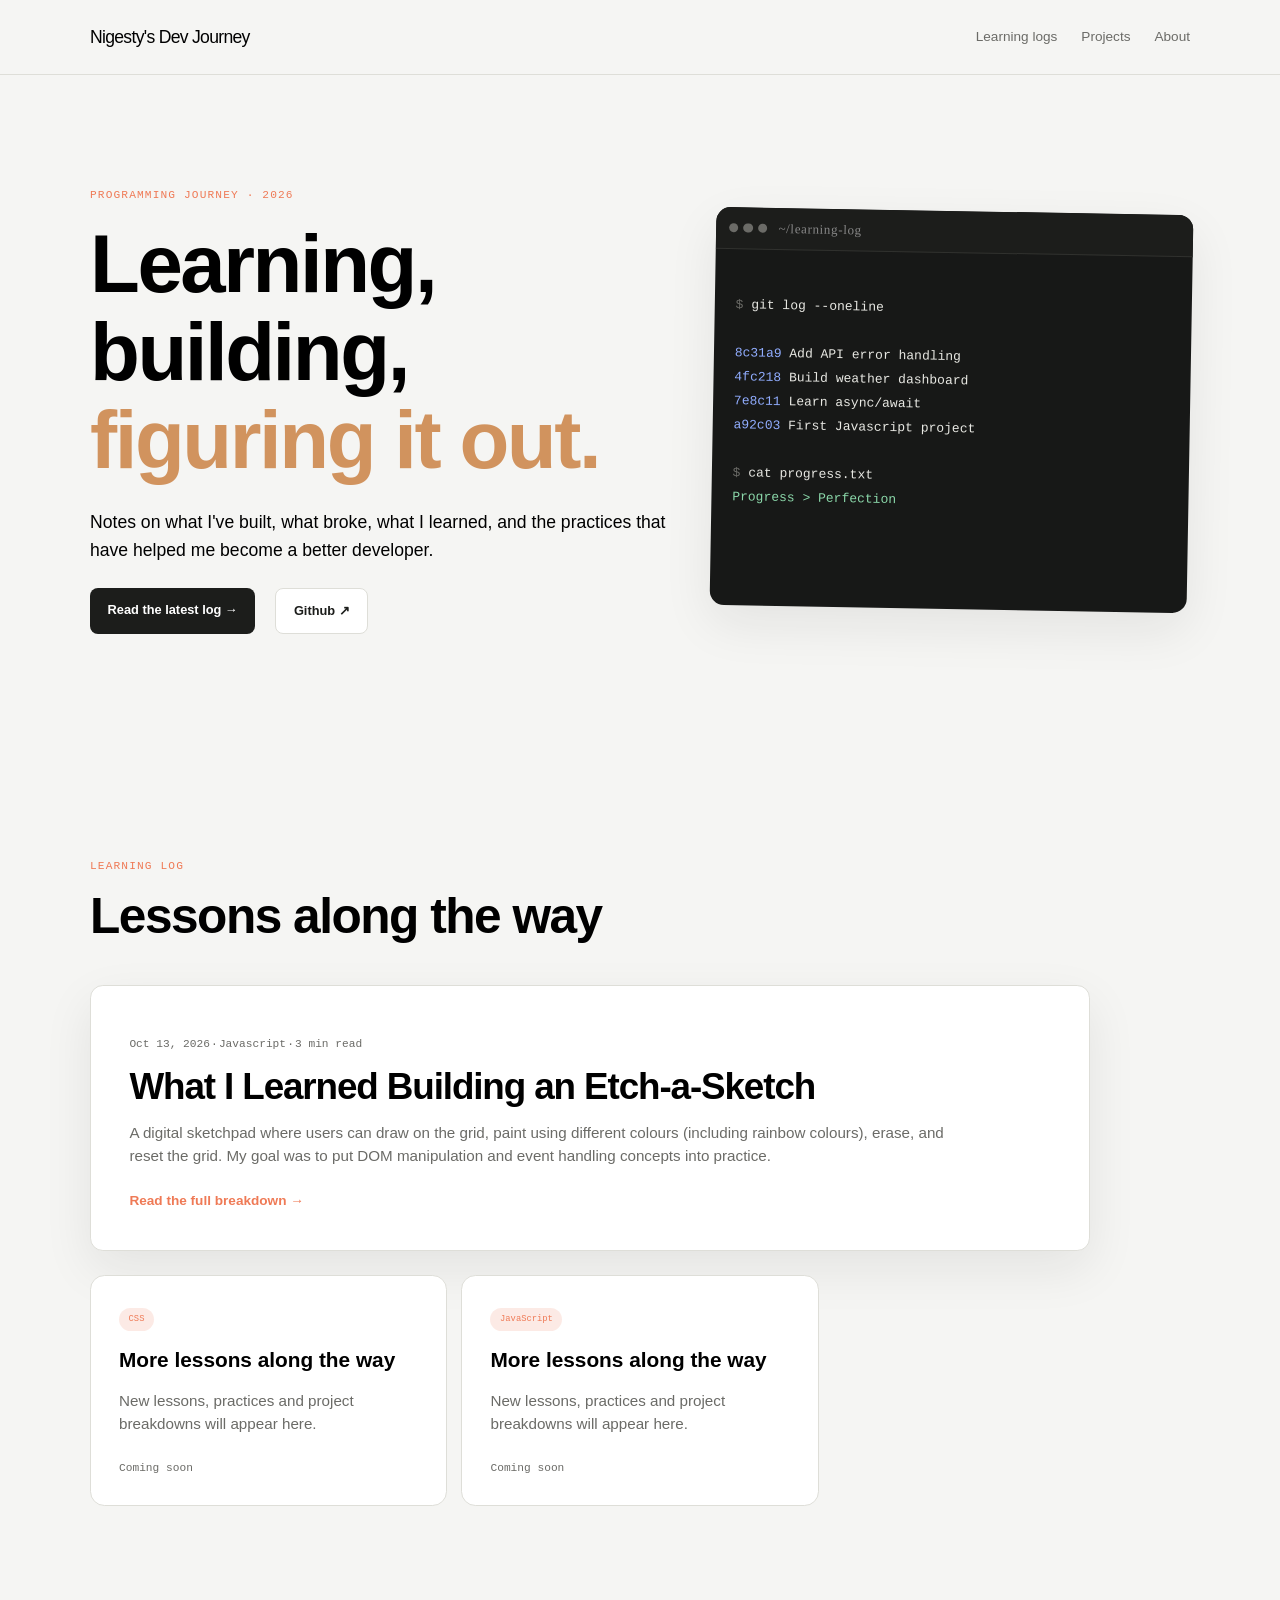
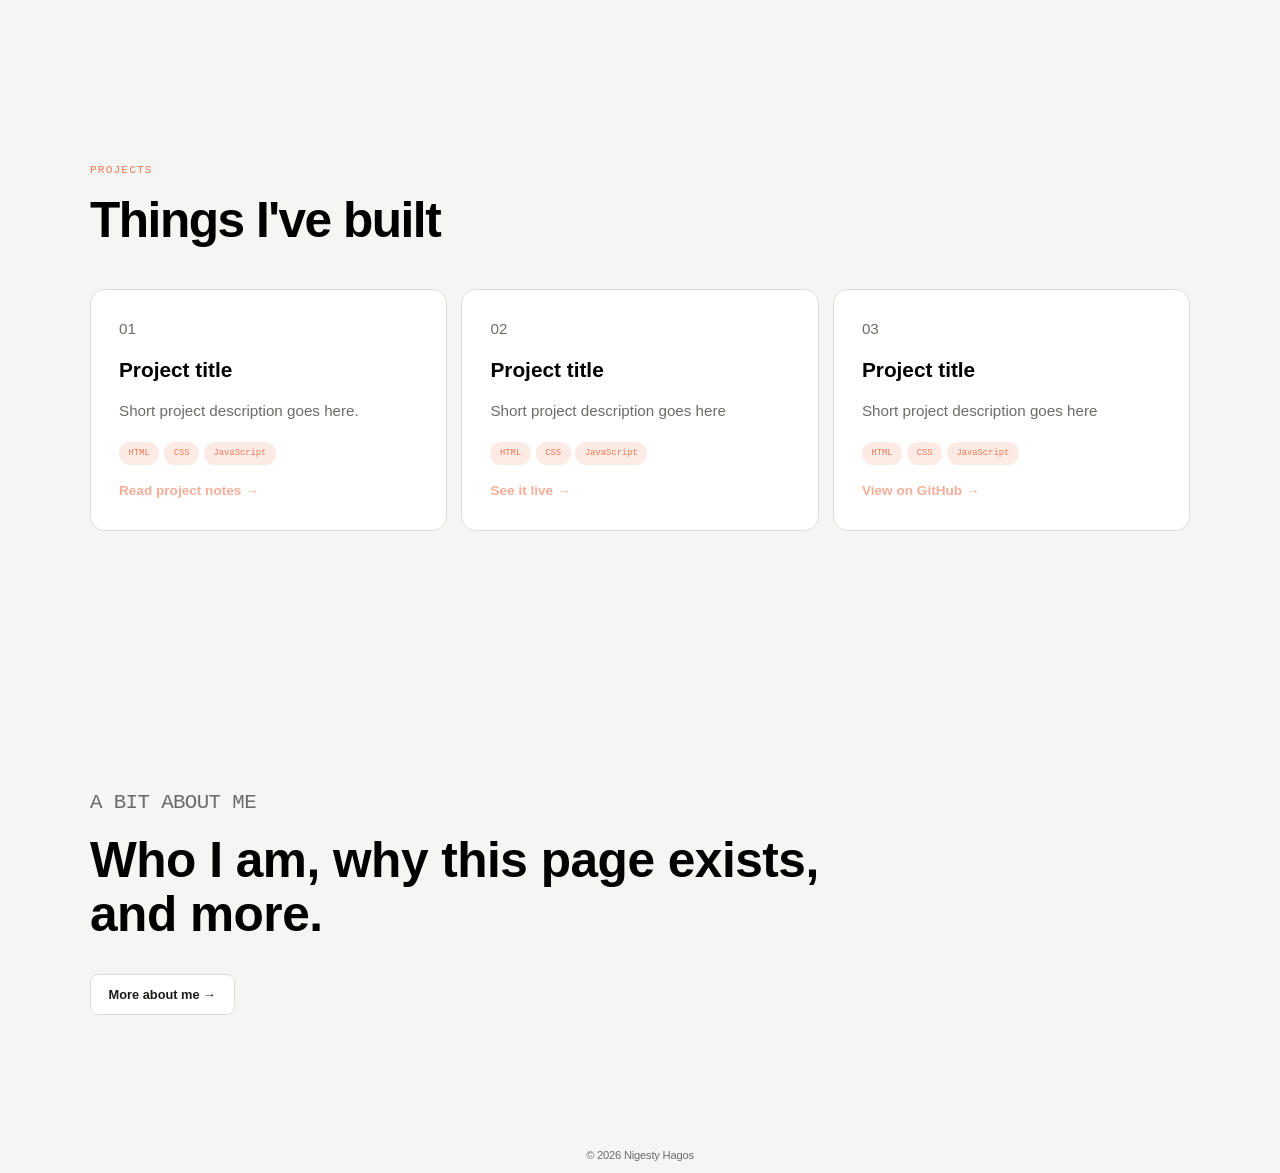
<file: index.html>
<!DOCTYPE html>
<html lang="en">

<head>
    <meta charset="UTF-8">
    <meta name="viewport" content="width=device-width, initial-scale=1.0">
    <title>Nigesty's Dev Journey </title>
    <link rel="stylesheet" href="style.css">
    <script src="script.js" defer></script>
</head>

<body>
    <header class="desktop-nav">
        <div><a href="#hero" class="logo">Nigesty's Dev Journey</a></div>
        <nav class="desktop-menu" aria-label="Main">
            <ul>
                <li><a href="#logs">Learning logs</a></li>
                <li><a href="#projects">Projects</a></li>
                <li><a href="#about">About</a></li>
            </ul>
        </nav>
        <nav class="hamburger-nav" aria-label="Mobile">
            <button class="hamburger-button" aria-expanded="false" aria-label="Toggle menu">
                <span></span>
                <span></span>
                <span></span>
            </button>

            <ul class="menu-links">
                <li><a href="#logs">Learning logs</a></li>
                <li><a href="#projects">Projects</a></li>
                <li><a href="#about">About</a></li>
            </ul>
        </nav>
    </header>
    <main>
        <section id="hero" class="hero container">
            <div>
                <p class="label"> Programming journey <span aria-hidden="true">&middot; </span>2026</p>
                <h1>Learning, building,<br> <span>figuring it out.</span></h1>
                <p class="hero-text">Notes on what I've built, what broke, what I learned, and the practices that have
                    helped me become a better developer. </p>
                <div class="hero-action">
                    <a href="#logs" class="btn primary">Read the latest log <span aria-hidden="true">→</span></a>
                    <a href="https://github.com/Nigestyh" class="btn secondary" target="_blank" rel="noreferrer"
                        aria-label="GitHub profile (opens in a new tab)">Github
                        <span aria-hidden="true">↗</span></a>
                </div>
            </div>
            <div class="terminal" aria-label="Terminal mock: Git learning log" role="region">
                <div class="terminal-top" aria-hidden="true">
                    <div></div>
                    <div></div>
                    <div></div>
                    <span>~/learning-log</span>
                </div>
                <pre>
<code>
<span class="muted">$</span> git log --oneline

<span class="commit-hash">8c31a9</span> Add API error handling
<span class="commit-hash">4fc218</span> Build weather dashboard
<span class="commit-hash">7e8c11</span> Learn async/await
<span class="commit-hash">a92c03</span> First Javascript project

<span class="muted">$</span> cat progress.txt
<span class="success">Progress > Perfection</span>

</code>
                </pre>
            </div>
        </section>
        <section id="logs" class="section container">
            <div>
                <p class="label">Learning log</p>
                <h2 class="home">Lessons along the way</h2>
            </div>
            <article class="featured-card">
                <p class="post-date"><span>Oct 13, 2026</span> <span aria-hidden="true">&middot;</span><span> Javascript
                    </span><span aria-hidden="true">&middot;</span><span> 3 min read</span></p>
                <h3 class="article-title home">What I Learned Building an Etch-a-Sketch</h3>
                <p>A digital sketchpad where users can draw on the grid, paint using different colours (including
                    rainbow colours),
                    erase, and reset the grid. My goal was to put DOM manipulation and
                    event handling concepts into practice.
                </p>
                <a href="./posts/learning-logs/index.html" class="text-link"> Read the full breakdown <span
                        aria-hidden="true"> →</span> </a>
            </article>
            <div class="blog-list">
                <article class="card">
                    <span class="tag">CSS</span>
                    <h4 class="blog-header">More lessons along the way</h4>
                    <p>New lessons, practices and project breakdowns will appear here.</p>
                    <p class="date post-date">Coming soon</p>
                </article>

                <article class="card">
                    <span class="tag">JavaScript</span>
                    <h4 class="blog-header">More lessons along the way</h4>
                    <p>New lessons, practices and project breakdowns will appear here.</p>
                    <p class="date post-date">Coming soon</p>
                </article>
            </div>
        </section>
        <section id="projects" class="project-section container">
            <p class="label">Projects</p>
            <h2 class="home">Things I've built</h2>
            <div class="project-list">
                <article class="card">
                    <div class="project-number"><span aria-hidden="true">01</span></div>
                    <h4>Project title</h4>
                    <p>Short project description goes here.</p>
                    <div class="stack"><span class="tag">HTML</span><span class="tag">CSS</span><span
                            class="tag">JavaScript</span></div>
                    <span class="text-link placeholder">Read project notes <span aria-hidden="true">→</span></span>
                </article>
                <article class="card">
                    <div class="project-number"> <span aria-hidden="true">02</span></div>
                    <h4>Project title</h4>
                    <p>Short project description goes here</p>
                    <div class="stack"><span class="tag">HTML</span><span class="tag">CSS</span><span
                            class="tag">JavaScript</span></div>
                    <span class="text-link placeholder">See it live <span aria-hidden="true">→</span></span>
                </article>

                <article class="card">
                    <div class="project-number"><span aria-hidden="true">03</span></div>
                    <h4>Project title</h4>
                    <p>Short project description goes here</p>
                    <div class="stack"><span class="tag">HTML</span><span class="tag">CSS</span><span
                            class="tag">JavaScript</span></div>
                    <span class="text-link placeholder">View on GitHub <span aria-hidden="true">→</span></span>
                </article>
            </div>
        </section>
        <section id="about" class="section container">
            <p class="label about-me">A bit about me</p>
            <h2 class="h2 home">Who I am, why this page exists,<br> and more.</h2>
            <a href="./about/index.html" class="btn secondary">More about me <span aria-hidden="true">→ </span></a>
        </section>
    </main>
    <footer class="home-footer container">
        <p><span aria-hidden="true">&copy;</span> 2026 Nigesty Hagos</p>
    </footer>
</body>

</html>
</file>
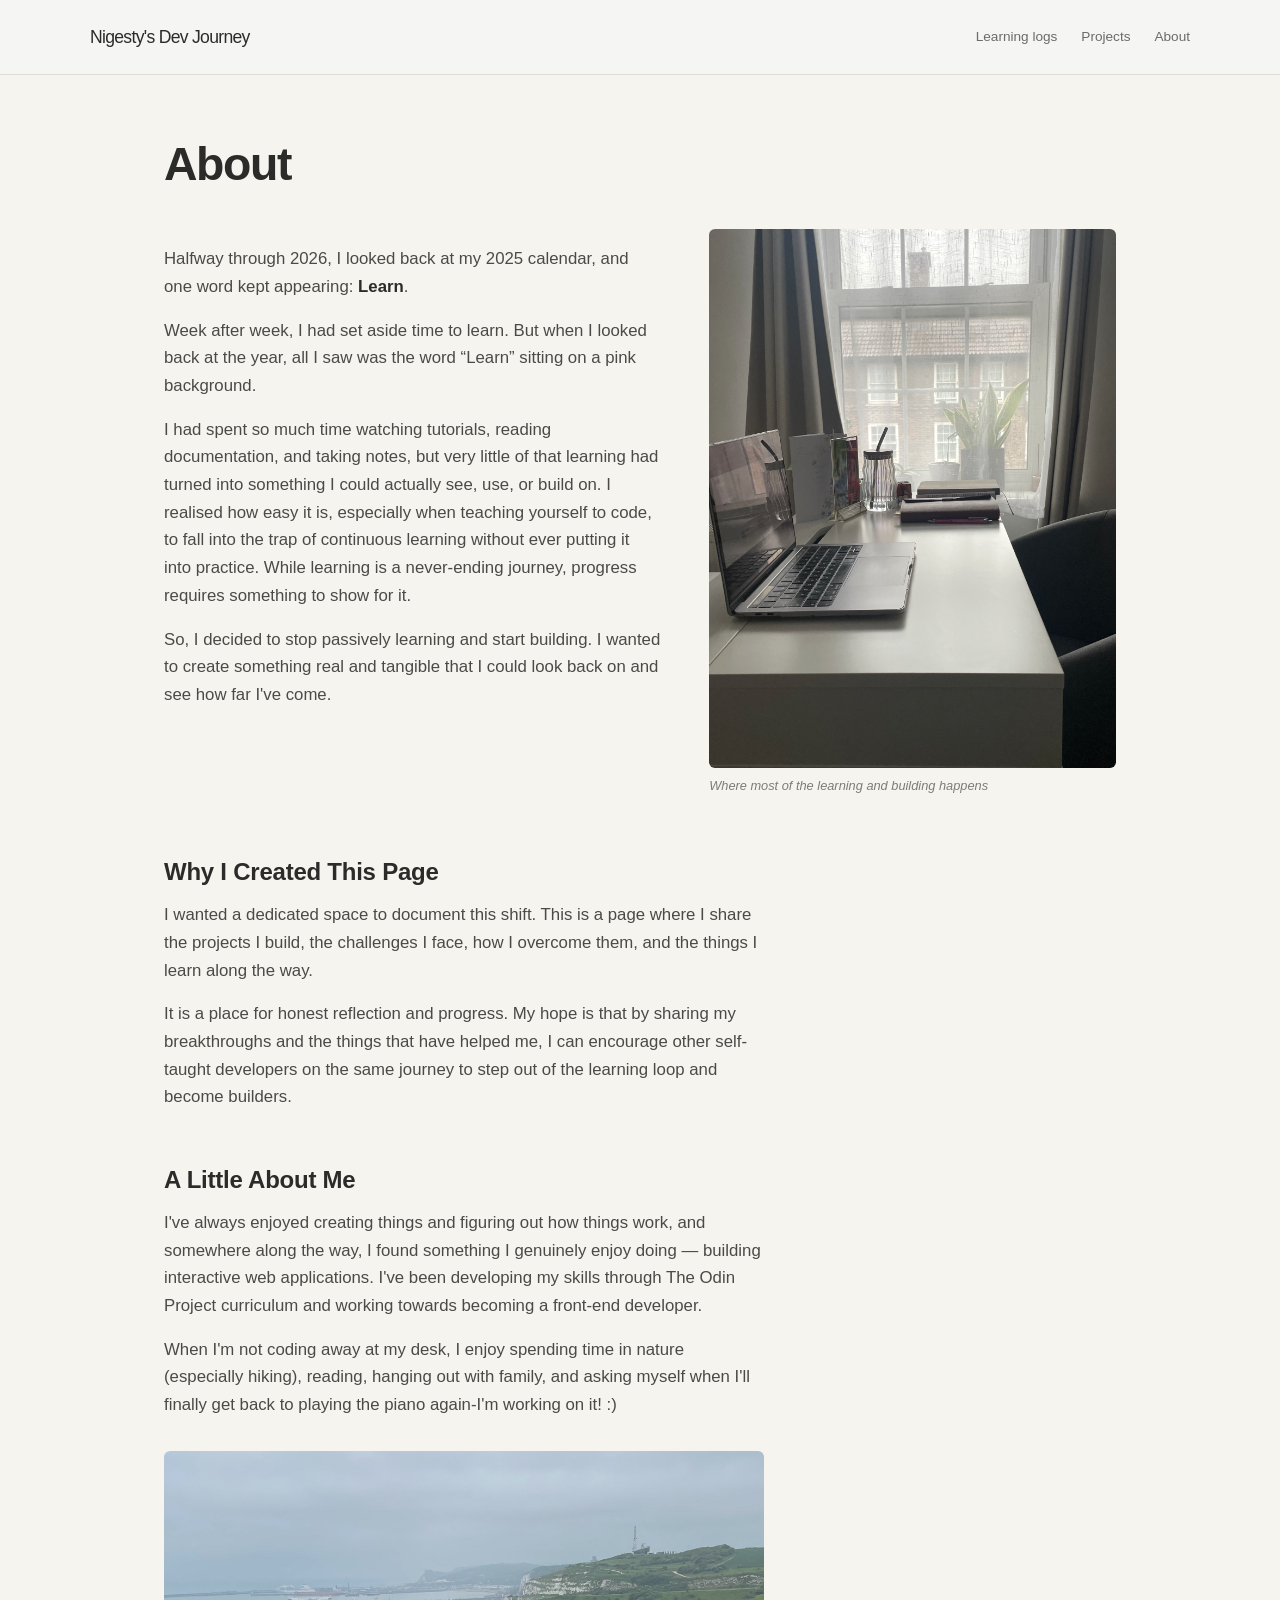
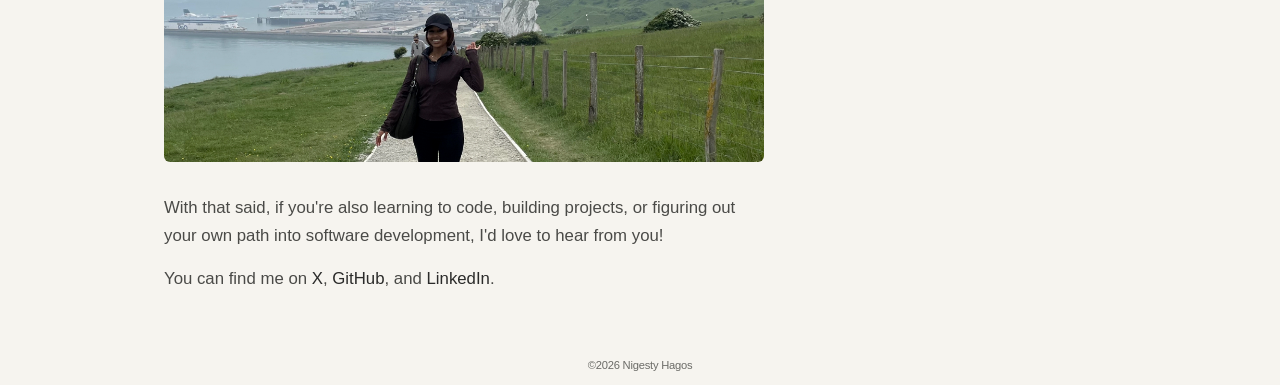
<file: about/index.html>
<!DOCTYPE html>
<html lang="en">

<head>
    <meta charset="UTF-8">
    <meta name="viewport" content="width=device-width, initial-scale=1.0">
    <title>About Me | Nigesty's Dev Journey</title>
    <link rel="stylesheet" href="../style.css" />
    <link rel="stylesheet" href="style.css" />
    <script src="../script.js" defer></script>
</head>

<body>
    <header class="desktop-nav">
        <div><a href="../../index.html#hero" class="logo">Nigesty's Dev Journey</a></div>
        <nav class="desktop-menu" aria-label="Main">
            <ul>
                <li><a href="../../index.html#logs">Learning logs</a></li>
                <li><a href="../../index.html#projects">Projects</a></li>
                <li><a href="../../index.html#about">About</a></li>
            </ul>
        </nav>
        <nav class="hamburger-nav" aria-label="Mobile">
            <button class="hamburger-button" aria-expanded="false" aria-label="Toggle menu">
                <span></span>
                <span></span>
                <span></span>
            </button>
            <ul class="menu-links">
                <li><a href="../../index.html#logs">Learning logs</a></li>
                <li><a href="../../index.html#projects">Projects</a></li>
                <li><a href="../../index.html#about">About</a></li>
            </ul>
        </nav>
    </header>
    <main class="container about-container">
        <h1 class="page-title">About</h1>
        <section class="my-story">
            <div class="story-content">
                <p>
                    Halfway through 2026, I looked back at my 2025 calendar, and one word kept appearing:
                    <strong>Learn</strong>.
                </p>

                <p>Week after week, I had set aside time to learn. But when I looked back at the year, all I saw was the
                    word “Learn” sitting on a pink background. </p>

                <p>I had spent so much time watching tutorials, reading documentation, and taking notes, but very little
                    of that learning
                    had turned into something I could actually see, use, or build on. I realised how easy it is,
                    especially when teaching
                    yourself to code, to fall into the trap of continuous learning without ever putting it into
                    practice. While learning is
                    a never-ending journey, progress requires something to show for it.</p>



                <p>So, I decided to stop passively learning and start building. I wanted to create something real and
                    tangible that I could look back on and see how far I've come.</p>
            </div>
            <figure class="story-image-wrapper"><img src="./imgs/desk.jpg" alt="My desk setup where I build and learn"
                    width="3024" height="4032" class="about-img" />
                <figcaption class="image-caption">Where most of the learning and building happens</figcaption>
            </figure>

        </section>
        <section class="about-content">
            <h2>Why I Created This Page</h2>

            <p>
                I wanted a dedicated space to document this shift. This is a page where I share the projects I build,
                the
                challenges I face,
                how I overcome them, and the things I learn along the way.</p>

            <p>It is a place for honest reflection and progress. My hope is that by sharing my breakthroughs and the
                things that
                have helped me, I can encourage other self-taught developers on the same journey to step out of the
                learning loop and
                become builders.
            </p>

            <h2>A Little About Me</h2>

            <p>I've always enjoyed creating things and figuring out how things work, and somewhere along the way, I
                found something I
                genuinely enjoy doing — building interactive web applications. I've been developing my skills through
                The Odin
                Project curriculum
                and working towards becoming a front-end developer.</p>

            <p>When I'm not coding away at my desk, I enjoy spending time in nature (especially hiking),
                reading, hanging out with family, and asking myself when I'll finally get back to playing the piano
                again-I'm working on it! :)
            </p>
            <figure class="hike-image-wrapper"><img src="./imgs/on-hike.jpg"
                    alt="Me with a scenic background view from a mountain hiking trail" width="1151" height="597"
                    class="about-img" />
            </figure>

            <p>
                With that said, if you're also learning to code, building projects, or figuring out your own path
                into software development, I'd love to hear from you!
            </p>
            <div class="social-link">
                <p>
                    You can find me on <a href="https://x.com/__JustNigesty__" class="link" target="_blank"
                        rel="noreferrer" aria-label="X profile (opens in a new tab)">X</a>,
                    <a href="https://github.com/Nigestyh" class="link" target="_blank" rel="noreferrer"
                        aria-label="GitHub profile (opens in a new tab)">GitHub</a>,
                    and
                    <a href="https://www.linkedin.com/in/nigesty-hagos-1b3340396/" class="link" target="_blank"
                        rel="noreferrer" aria-label="LinkedIn profile (opens in a new tab)">LinkedIn</a>.
                </p>
            </div>
        </section>
    </main>
    <footer class=" home-footer container">
        <p> <span aria-hidden="true">&copy;</span>2026 Nigesty Hagos</p>
    </footer>
</body>

</html>
</file>
<file: style.css>
:root {
  --bg-color: #f5f5f3;
  --text: #1c1d1b;
  --line: #deded8;
  --muted: #6b6b67;
  --contrast: #ef7a56;
  --surface: #fff;
  --commit-hash: #91adff;
  --contrast-soft: #f4bba94e;
  --shadow: 0 18px 50px rgba(20, 20, 20, 0.08);
}
* {
  box-sizing: border-box;
  padding: 0;
}
body {
  margin: 0;
  background-color: var(--bg-color);
  font-family: -apple-system, BlinkMacSystemFont, "Segoe UI", Roboto, Helvetica,
    Arial, sans-serif;
  font-size: 1rem;
  line-height: 1.5;
}
html {
  scroll-behavior: smooth;
}

/* nav/ header section */

.desktop-nav {
  background-color: var(--bg-color);
  border-bottom: 1px solid var(--line);
  display: flex;
  justify-content: space-between;
  align-items: center;
  padding: 0 max(20px, calc((100vw - 1100px) / 2));
  height: 75px;
  position: sticky;
  top: 0;
  z-index: 100;
}

ul {
  list-style: none;
}
nav ul {
  display: flex;
  gap: 1.5rem;
  font-size: 0.85rem;
  color: var(--muted);
}
ul li a:hover {
  color: var(--text);
}
a {
  text-decoration: none;
  color: inherit;
}
h1,
h2,
h3 {
  margin-top: 0;
  letter-spacing: -0.03em;
  line-height: 1.08;
}

.logo {
  font-size: 1.1rem;
  font-weight: 500;
  letter-spacing: -0.04em;
}

.hero {
  display: grid;
  grid-template-columns: 1.1fr 0.9fr;
  gap: 2.5rem;
  min-height: 620px;
  padding: 7rem 0;
  align-items: center;
}

.container {
  width: min(1100px, calc(100% - 40px));
  margin: 0 auto;
}
.label {
  font-size: 0.7rem;
  text-transform: uppercase;
  font-family: "DM Mono", monospace;
  letter-spacing: 0.1em;
  color: var(--contrast);
  margin: 0 0 1rem;
}

h1 {
  font-size: clamp(3rem, 7vw, 5.1rem);
  margin-bottom: 1.5rem;
}

h1 span {
  color: #d1935e;
}
.hero-text {
  font-size: 1.1rem;
  line-height: 1.6;
  max-width: 580px;
}

.btn {
  padding: 0.75rem 1.1rem;
  border-radius: 8px;
  font-weight: 700;
  font-size: 0.8rem;
  transition: all 0.4s ease;
}
.primary {
  background-color: var(--text);
  color: var(--surface);
}
.secondary {
  background-color: var(--surface);
  border: 1px solid var(--line);
  color: var(--text);
}
.btn:hover {
  cursor: pointer;
}
.hero-action {
  display: flex;
  gap: 1.25rem;
  margin-top: 1.5rem;
}

.terminal-top > div {
  background-color: var(--muted);
  width: 0.6rem;
  height: 0.6rem;
  border-radius: 50%;
}
.terminal-top {
  display: flex;
  gap: 0.3rem;
  align-items: center;
  background-color: #1c1d1b;
  color: #888;
  height: 2.6rem;
  border-bottom: 1px solid #30312e;
  padding: 0 0.8rem;
  font-size: 13px;
  font-family: "DM Mono";
}
.terminal-top > span {
  margin-left: 0.4rem;
  letter-spacing: 0.05em;
}
.terminal {
  background-color: #171817;
  color: #e8e8e3;
  border-radius: 0.9rem;
  overflow: hidden;
  box-shadow: var(--shadow);
  transform: rotate(1deg);
}

.terminal > pre {
  padding: 1.3rem 2.2rem 1.5rem 1.3rem;
  margin: 0;
  overflow: auto;
  font-size: 13px;
  line-height: 1.5rem;
}
code .muted {
  color: var(--muted);
}
code .commit-hash {
  color: var(--commit-hash);
}
code .success {
  color: #8bd8aa;
}

/* Log section */
.section {
  padding: 7rem 0;
}

h2.home {
  font-size: clamp(2rem, 4vw, 3.1rem);
}

article.featured-card {
  background-color: var(--surface);
  padding: 2.4rem;
  border: 1px solid var(--line);
  border-radius: 0.8rem;
  box-shadow: var(--shadow);
  max-width: 1000px;
}
.post-date {
  font-size: 0.7rem;
  font-family: "DM Mono", monospace;
  color: var(--muted);
  display: flex;
  gap: 0.07rem;
}

h3.home {
  font-size: 2.3rem;
  margin: 0.9rem 0;
  max-width: 800px;
}
.featured-card > p {
  max-width: 820px;
  color: var(--muted);
}
.text-link,
.placeholder {
  display: inline-block;
  margin-top: 0.5rem;
  font-size: 0.85rem;
  font-weight: 600;
  color: var(--contrast);
}
article.card {
  background-color: var(--surface);
  padding: 1.75rem;
  border: 1px solid var(--line);
  border-radius: 0.9rem;
}
.blog-list,
.project-list {
  display: grid;
  grid-template-columns: repeat(3, 1fr);
  gap: 0.9rem;
  margin-top: 1.5rem;
}

.tag {
  display: inline-block;
  background-color: var(--contrast-soft);
  font-size: 0.55rem;
  font-weight: 500;
  font-family: "DM Mono", monospace;
  border-radius: 100px;
  padding: 0.3rem 0.6rem;
  color: var(--contrast);
}
article > h4 {
  font-size: 1.3rem;
  margin: 0.8rem 0;
}
article > p,
.project-number {
  font-size: 0.95rem;
  color: var(--muted);
}
p.date {
  margin: 1.5rem 0 0;
}

/* Project section */
.placeholder {
  opacity: 0.6;
}
.stack {
  margin-bottom: 0.5rem;
}
.stack span {
  margin-right: 0.3rem;
}

/* About me */
.project-section {
  padding: 9rem 0;
}
p.about-me {
  font-size: 1.3rem;
  margin-bottom: 1rem;
  letter-spacing: -0.03em;
  color: var(--muted);
}
.h2 {
  letter-spacing: -0.01em;
}
.home-footer {
  text-align: center;
  color: var(--muted);
  font-size: 0.7rem;
  letter-spacing: -0.02em;
  margin-top: 1.8rem;
}

.hamburger-nav {
  display: none;
}

@media (max-width: 50rem) {
  /* 800px */

  .hamburger-nav {
    height: 31px;
    display: flex;
  }
  .desktop-menu {
    display: none;
  }
  .hamburger-button {
    background: none;
    border: none;
    width: 35px;
    height: 32px;
    cursor: pointer;
    position: relative;
    z-index: 110;
  }
  .hamburger-button:focus-visible {
    outline: 2px solid #ff9f43;
    outline-offset: 1px;
  }
  .hamburger-button span {
    position: absolute;
    height: 4px;
    width: 100%;
    background-color: #e8903c;
    border-radius: 4px;
    left: 50%;
    right: 50%;
    transform: translate(-50%, -50%);
    transition: 0.3s ease;
  }
  .hamburger-button span:nth-child(1) {
    top: 25%;
  }
  .hamburger-button span:nth-child(3) {
    top: 75%;
  }
  .menu-links {
    flex-direction: column;
    justify-content: center;
    gap: 0.55rem;
    background-color: rgba(245, 245, 243, 0.6);
    backdrop-filter: blur(14px);
    box-shadow: 0 4px 13px rgba(0, 0, 0, 0.04);
    border-radius: 5px;
    margin: 0;
    position: absolute;
    top: 0;
    right: 0;
    opacity: 0;
    pointer-events: none;
    visibility: hidden;
    padding: 2rem 0 0 1rem;
    height: 30vh;
    width: 100%;
    max-width: 120px;
    transition: opacity 0.3s ease-in-out, visibility 0.3s ease-in-out;
  }
  .menu-links.active {
    opacity: 1;
    pointer-events: auto;
    visibility: visible;
  }
  .menu-links li a {
    color: #595951;
  }

  .hamburger-button.open span:nth-child(1) {
    top: 50%;
    transform: translate(-50%, -50%) rotate(45deg);
  }
  .hamburger-button.open span:nth-child(2) {
    opacity: 0;
  }
  .hamburger-button.open span:nth-child(3) {
    top: 50%;
    transform: translate(-50%, -50%) rotate(-45deg);
  }

  h3.home {
    font-size: 2.1rem;
  }

  .hero {
    grid-template-columns: 1fr;
  }
  .terminal {
    max-width: 550px;
  }
  .blog-list,
  .project-list {
    grid-template-columns: 1fr;
  }
  .project-list .card {
    max-width: 550px;
  }
}

@media (max-width: 31.2rem) {
  /*500px*/

  .logo {
    font-size: 1rem;
  }
  .hero-text {
    font-size: 1rem;
  }
  .btn {
    font-size: 0.7rem;
  }

  h3.home {
    font-size: 1.9rem;
  }
  article > p {
    font-size: 0.82rem;
  }
  .project-number,
  .text-link {
    font-size: 0.75rem;
  }
  .post-date,
  .label {
    font-size: 0.6rem;
  }
  article > h4 {
    font-size: 1.2rem;
  }
  p.about-me {
    font-size: 1.1rem;
  }
}

@media (max-width: 23.5rem) {
  /* 374px */
  h3.home {
    font-size: 1.7rem;
  }
  p.about-me {
    font-size: 0.9rem;
  }
}
</file>
<file: about/style.css>
body {
  background-color: #f6f4ef;
  color: #2b2b2a;
  font-family: -apple-system, BlinkMacSystemFont, "Segoe UI", Roboto, Helvetica,
    Arial, sans-serif;
}

main.about-container {
  max-width: 1000px;
  margin: 4rem auto;
  padding: 0 1.5rem;
}

.page-title {
  font-size: 2.9rem;
  font-weight: 700;
  margin-bottom: 2.5rem;
}

h2 {
  font-size: 1.5rem;
  font-weight: 600;
  letter-spacing: -0.01em;
  margin-top: 3.5rem;
  margin-bottom: 1rem;
}
section.my-story {
  display: grid;
  grid-template-columns: 1.1fr 0.9fr;
  gap: 3rem;
  margin-bottom: 4rem;
}
.story-content {
  max-width: 540px;
}
strong {
  color: #2b2b2a;
}

section p {
  margin: 1rem 0 0;
  line-height: 1.65;
  color: #4a4a47;
  font-size: 1.05rem;
}

.story-image-wrapper,
.hike-image-wrapper {
  width: 100%;
  margin: 0;
}

.about-img {
  width: 100%;
  height: auto;
  display: block;
  border-radius: 6px;
  filter: grayscale(10%) contrast(103%);
}

.image-caption {
  margin-top: 0.55rem;
  font-size: 0.8rem;
  color: #7c7c78;
  font-style: italic;
  line-height: 1.4;
}

section.about-content {
  max-width: 600px;
  margin-top: 2rem;
}
.hike-image-wrapper {
  margin: 2rem 0;
}

.link {
  color: #2b2b2a;
  transition: all 300ms ease;
  cursor: pointer;
}
.link:hover {
  color: #7c7c78;
  text-decoration: underline;
  text-underline-offset: 0.18rem;
  text-decoration-color: rgba(181, 181, 181);
}

@media (max-width: 51.8rem) {
  section.my-story {
    grid-template-columns: 1fr;
    gap: 2rem;
  }
  .story-content {
    max-width: 100%;
  }
  section p {
    font-size: 1rem;
  }

  .page-title {
    margin-bottom: 1.9rem;
  }
}

@media (max-width: 46.8rem) {
  .page-title {
    font-size: 2.7rem;
    margin-bottom: 1.7rem;
  }
  h2 {
    font-size: 1.3rem;
  }
  section p {
    font-size: 0.95rem;
    margin: 0.9rem 0 0;
  }
}

@media (max-width: 35rem) {
  main.about-container {
    padding: 0 1rem;
  }
  .hamburger-nav .menu-links li a {
    font-size: 0.8rem;
  }
  ul.menu-links {
    height: 29vh;
  }
  .logo {
    font-size: 1rem;
  }
  .page-title {
    font-size: 2.5rem;
    margin-bottom: 1.5rem;
  }
  section p {
    font-size: 0.85rem;
  }
}
</file>
